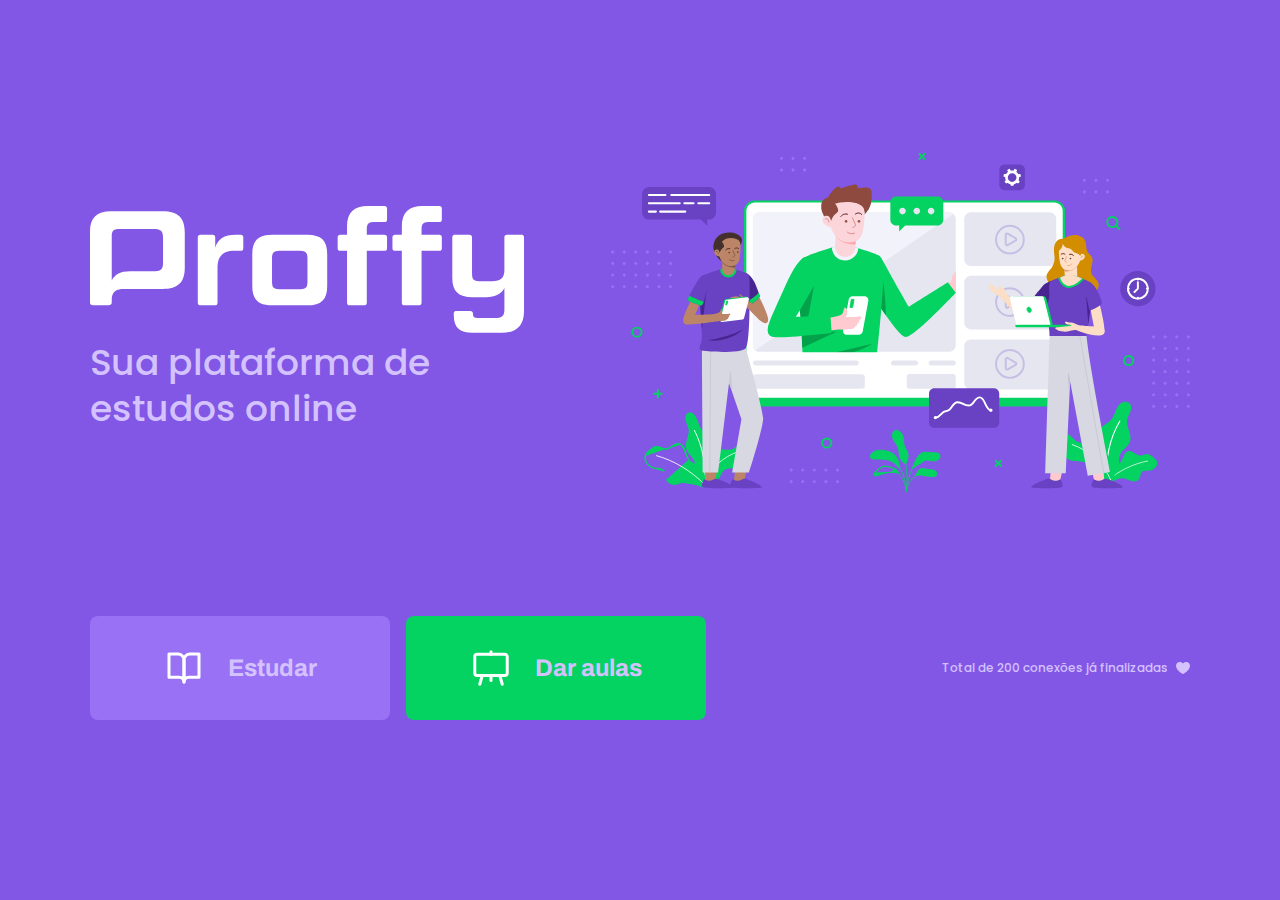
<file: index.html>
<!DOCTYPE html>
<html lang="pt-Br">
<head>
  <meta charset="UTF-8">
  <meta http-equiv="X-UA-Compatible" content="IE=edge">
  <meta name="viewport" content="width=device-width, initial-scale=1.0">
  <meta name="theme-color" content="#8257e5">
  <!-- Title -->
  <title>Proffy | Sua plataforma de estudos online</title>
  <!-- Favicon -->
  <link rel="shortcut icon" href="img/icons/favicon.png" type="image/png">
  <!-- Fonts -->
  <link rel="preconnect" href="https://fonts.googleapis.com">
  <link rel="preconnect" href="https://fonts.gstatic.com" crossorigin>
  <link href="https://fonts.googleapis.com/css2?family=Archivo:wght@400;700&family=Poppins:wght@400;600&display=swap" rel="stylesheet">
  <!-- css -->
  <link rel="stylesheet" href="./styles/main.css">
  <link rel="stylesheet" href="./styles/partials/page-landing.css">
</head>

<body id="page-landing">
  <main>
    <div id="container">
      <div class="logo-container">
        <img src="img/logo.svg" alt="logo Proffy">
        <h2>Sua plataforma de estudos online</h2>
      </div>

      <img class="hero-image" src="img/landing.svg" alt="Plataforma de esutdos">

      <div class="buttons-container">
        <a class="study" href="/study.html">
          <img src="img/study.svg" alt="Estudar">
          Estudar
        </a>
        <a class="give-classes" href="/give-classes.html">
          <img src="img/give-classes.svg" alt="Dar Aulas">
          Dar aulas
        </a>
      </div>

      <p class="total-connections">
        Total de 200 conexões já finalizadas
        <img src="img/heart.svg" alt="Coração roxo">
      </p>
    </div>
  </main>
</body>

</html>
</file>
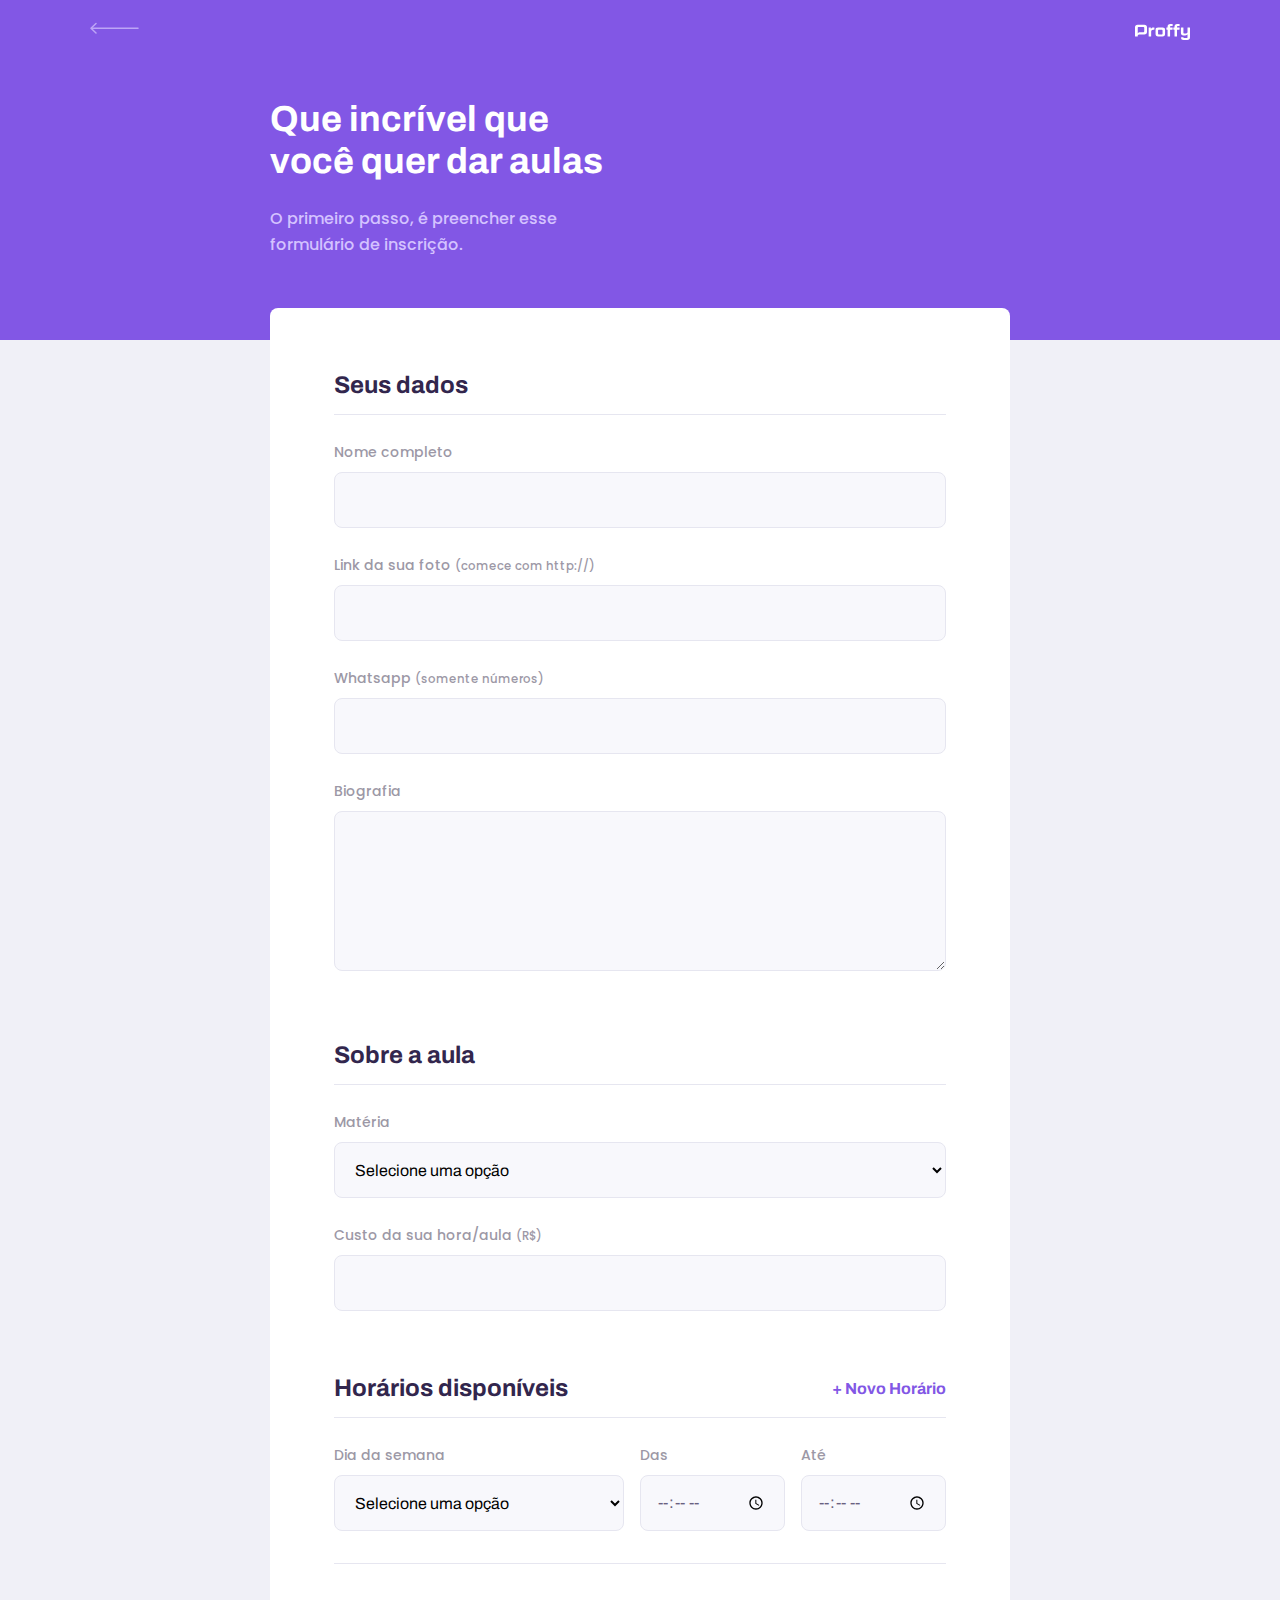
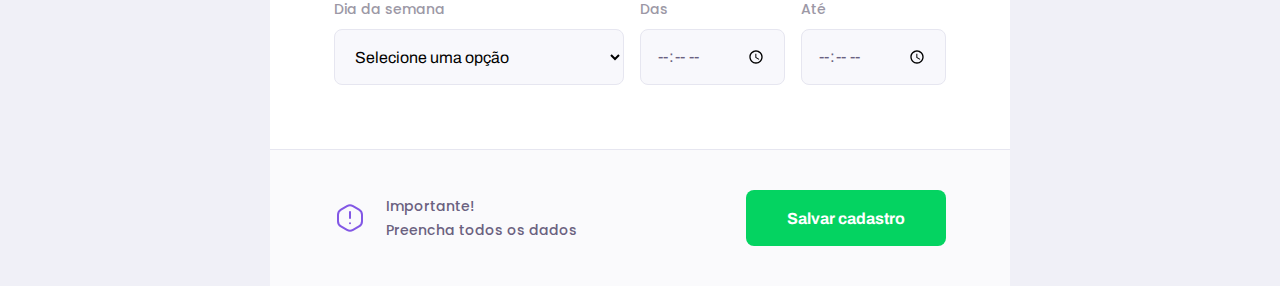
<file: give-classes.html>
<!DOCTYPE html>
<html lang="pt-Br">
<head>
  <meta charset="UTF-8">
  <meta http-equiv="X-UA-Compatible" content="IE=edge">
  <meta name="viewport" content="width=device-width, initial-scale=1.0">
  <meta name="theme-color" content="#8257e5">
  <title>Proffy | Sua plataforma de estudos online</title>
  <!-- Favicon -->
  <link rel="shortcut icon" href="img/icons/favicon.png" type="image/png">
  <!-- Fonts -->
  <link rel="preconnect" href="https://fonts.googleapis.com">
  <link rel="preconnect" href="https://fonts.gstatic.com" crossorigin>
  <link href="https://fonts.googleapis.com/css2?family=Archivo:wght@400;700&family=Poppins:wght@400;600&display=swap" rel="stylesheet">
  <!-- css -->
  <link rel="stylesheet" href="./styles/main.css">
  <link rel="stylesheet" href="./styles/partials/header.css">
  <link rel="stylesheet" href="./styles/partials/form.css">
  <link rel="stylesheet" href="./styles/partials/page-give-classes.css">
</head>

<body id="page-give-classes">
  
  <div id="container">
    <header class="page-header">
      
      <div class="top-bar-container">
        <a href="/">
          <img src="img/icons/back.svg" alt="Voltar">
        </a>
        <img src="img/logo.svg" alt="Proffy">
      </div>
      
      <div class="header-content">
        <strong>Que incrível que você quer dar aulas</strong>
        <p>O primeiro passo, é preencher esse formulário de inscrição.</p>
      </div>
      
    </header>

    <main>
      <form action="" id="create-class">
        <fieldset>
          <legend>Seus dados</legend>

          <div class="input-block">
            <label for="name">Nome completo</label>
            <input name="name" id="name" required>
          </div>

          <div class="input-block">
            <label for="avatar">Link da sua foto <small>(comece com http://)</small></label>
            <input name="avatar" id="avatar" type="url" required>
          </div>

          <div class="input-block">
            <label for="whatsapp">Whatsapp <small>(somente números)</small></label>
            <input name="whatsapp" id="whatsapp" type="number" required>
          </div>
          
          <div class="textarea-block">
            <label for="bio">Biografia</label>
            <textarea name="bio" id="bio" required></textarea>
          </div>
        </fieldset>

        <fieldset>
          <legend>Sobre a aula</legend>
          <div class="select-block">
            <label for="subject">Matéria</label>
            <select name="subject" id="subject" required>
              <option value="">Selecione uma opção</option>
              <option value="1">Artes</option>
              <option value="2">Biologia</option>
              <option value="3">Ciências</option>
              <option value="4">Educação Física</option>
              <option value="5">Física</option>
              <option value="6">Geografia</option>
              <option value="7">História</option>
              <option value="8">Matemática</option>
              <option value="9">Português</option>
              <option value="10">Química</option>
            </select>
          </div>

          <div class="input-block">
            <label for="cost">Custo da sua hora/aula <small>(R$)</small></label>
            <input name="cost" id="cost" type="number">
          </div>
        </fieldset>

        <fieldset id="schedule-items">
          <legend>
            Horários disponíveis
            <button id="add-time">+ Novo Horário</button>
          </legend>

          <div class="schedule-item">
            <div class="select-block">
              <label for="weekday">Dia da semana</label>
              <select name="weekday[]" required>
                <option value="">Selecione uma opção</option>
                <option value="0">Domingo</option>
                <option value="1">Segunda-feira</option>
                <option value="2">Terça-feira</option>
                <option value="3">Quarta-feira</option>
                <option value="4">Quinta-feira</option>
                <option value="5">Sexta-feira</option>
                <option value="6">Sábado</option>
              </select>
            </div>

            <div class="input-block">
              <label for="time_from">Das</label>
              <input type="time" name="time_from[]" required>
            </div>

            <div class="input-block">
              <label for="time_to">Até</label>
              <input type="time" name="time_to[]" required>
            </div>
          </div>

          <div class="schedule-item">
            <div class="select-block">
              <label for="weekday">Dia da semana</label>
              <select name="weekday[]" required>
                <option value="">Selecione uma opção</option>
                <option value="0">Domingo</option>
                <option value="1">Segunda-feira</option>
                <option value="2">Terça-feira</option>
                <option value="3">Quarta-feira</option>
                <option value="4">Quinta-feira</option>
                <option value="5">Sexta-feira</option>
                <option value="6">Sábado</option>
              </select>
            </div>

            <div class="input-block">
              <label for="time_from">Das</label>
              <input type="time" name="time_from[]" required>
            </div>

            <div class="input-block">
              <label for="time_to">Até</label>
              <input type="time" name="time_to[]" required>
            </div>
          </div>
        </fieldset>
      </form>

      <footer>
        <p>
          <img src="img/icons/warning.svg" alt="Aviso importante">
          Importante! <br>Preencha todos os dados
        </p>
        <button type="submit" form="create-class">Salvar cadastro</button>
      </footer>
    </main>
  </div>
</body>

</html>
</file>
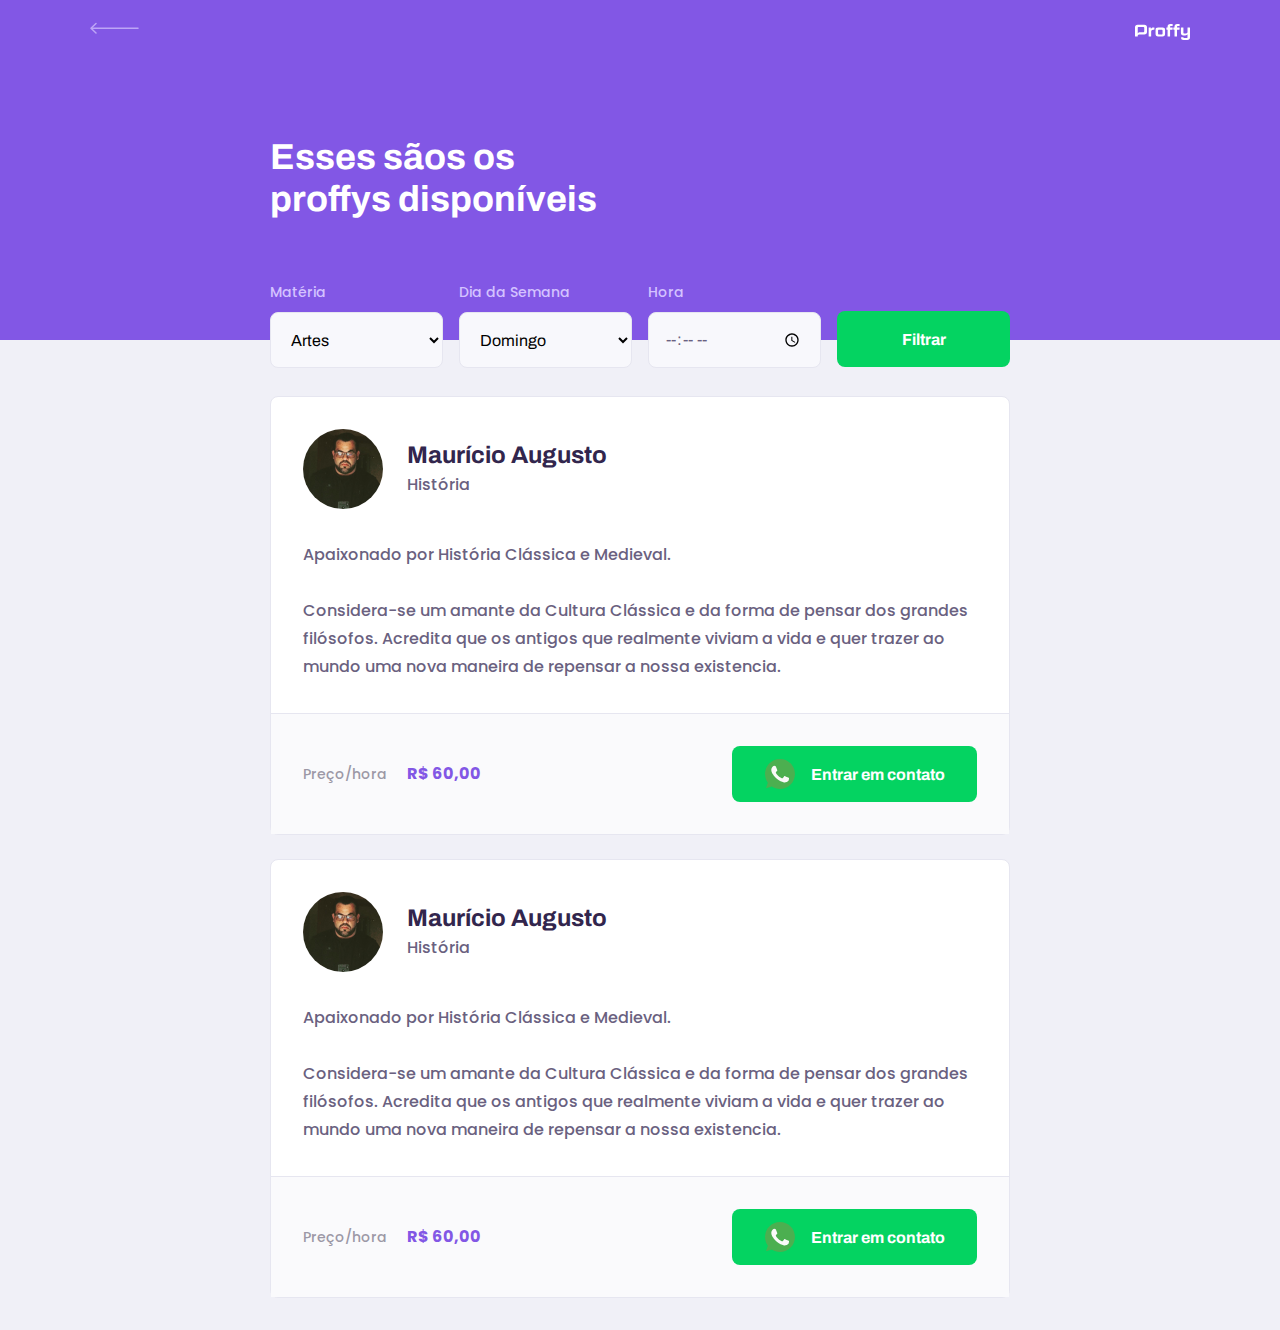
<file: study.html>
<!DOCTYPE html>
<html lang="pt-Br">
<head>
  <meta charset="UTF-8">
  <meta http-equiv="X-UA-Compatible" content="IE=edge">
  <meta name="viewport" content="width=device-width, initial-scale=1.0">
  <title>Proffy | Sua plataforma de estudos online</title>
  <!-- Fonts -->
  <link rel="preconnect" href="https://fonts.googleapis.com">
  <link rel="preconnect" href="https://fonts.gstatic.com" crossorigin>
  <link href="https://fonts.googleapis.com/css2?family=Archivo:wght@400;700&family=Poppins:wght@400;600&display=swap" rel="stylesheet">
  <!-- css -->
  <link rel="stylesheet" href="./styles/main.css">
  <link rel="stylesheet" href="./styles/partials/header.css">
  <link rel="stylesheet" href="./styles/partials/form.css">
  <link rel="stylesheet" href="./styles/partials/page-study.css">
</head>

<body id="page-study">
  
  <div id="container">
    <header class="page-header">
      
      <div class="top-bar-container">
        <a href="/">
          <img src="img/icons/back.svg" alt="Voltar">
        </a>
        <img src="img/logo.svg" alt="Proffy">
      </div>
      
      <div class="header-content">
        <strong>Esses sãos os proffys disponíveis</strong>

        <form id="search-teachers">

          <div class="select-block">
            <label for="subject">Matéria</label>
            <select name="subject" id="subject">
              <option value="" disabled="" hidden="">Selecione uma opção</option>
              <option value="1">Artes</option>
              <option value="2">Biologia</option>
              <option value="3">Ciências</option>
              <option value="4">Educação Física</option>
              <option value="5">Física</option>
              <option value="6">Geografia</option>
              <option value="7">História</option>
              <option value="8">Matemática</option>
              <option value="9">Português</option>
              <option value="10">Química</option>
            </select>
          </div>

          <div class="select-block">
            <label for="weekday">Dia da Semana</label>
            <select name="weekday" id="weekday">
              <option value="" disabled="" hidden="">Selecione uma opção</option>
              <option value="0">Domingo</option>
              <option value="1">Segunda-feira</option>
              <option value="2">Terça-feira</option>
              <option value="3">Quarta-feira</option>
              <option value="4">Quinta-feira</option>
              <option value="5">Sexta-feira</option>
              <option value="6">Sábado</option>
            </select>
          </div>

          <div class="input-block">
            <label for="time">Hora</label>
            <input type="time" id="time" type="time" >
          </div>

          <button type="submit">Filtrar</button>

        </form>
      </div>
      
    </header>

    <main>
      <article class="teacher-item">
        <header>
          <img src="img/mauricio.jpg" alt="Maurício Augusto">
          <div>
            <strong>Maurício Augusto</strong>
            <span>História</span>
          </div>
        </header>
        <p>
          Apaixonado por História Clássica e Medieval. <br><br>
          Considera-se um amante da Cultura Clássica e da forma de pensar dos grandes filósofos. Acredita que os antigos que realmente viviam a vida e quer trazer ao mundo uma nova maneira de repensar a nossa existencia. 
        </p>
        <footer>
          <p>Preço/hora <strong>R$ 60,00</strong></p>
          <button type="button">
            <img src="img/icons/whats-icon.svg" alt="whatsapp">
            Entrar em contato
          </button>
        </footer>
      </article>

      <article class="teacher-item">
        <header>
          <img src="img/mauricio.jpg" alt="Maurício Augusto">
          <div>
            <strong>Maurício Augusto</strong>
            <span>História</span>
          </div>
        </header>
        <p>
          Apaixonado por História Clássica e Medieval. <br><br>
          Considera-se um amante da Cultura Clássica e da forma de pensar dos grandes filósofos. Acredita que os antigos que realmente viviam a vida e quer trazer ao mundo uma nova maneira de repensar a nossa existencia. 
        </p>
        <footer>
          <p>Preço/hora <strong>R$ 60,00</strong></p>
          <button type="button">
            <img src="img/icons/whats-icon.svg" alt="whatsapp">
            Entrar em contato
          </button>
        </footer>
      </article>
    </main>
  </div>
</body>

</html>
</file>
<file: styles/main.css>
:root{
  /* colors */
    --color-background: #F0F0F7; 
    --color-primary-lighter: #9871F5;
    --color-primary-light: #916BEA;
    --color-primary: #8257E5;
    --color-primary-dark: #774DD6;
    --color-primary-darker: #6842c2;
    --color-secondary: #04D361;
    --color-secondary-dark: #04BF58;
    --color-title-in-primary: #FFFFFF;
    --color-text-in-primary: #D4C2FF;
    --color-text-title: #32264D;
    --color-text-complement: #9C98A6;
    --color-text-base: #6A6180;
    --color-line-in-white: #E6E6F0;
    --color-input-background: #F8F8FC;
    --color-button-text: #FFFFFF;
    --color-box-base: #FFFFFF;
    --color-box-footer: #FAFAFC;
    --color-small-info: #C1BCCC;

    /* font size */
    font-size: 60%;
}

*{
  margin: 0;
  padding: 0;
  box-sizing: border-box;
}

html, body{
  height: 100vh;
}

body{
  background: var(--color-background);
  display: flex;
  align-items: center;
  justify-content: center;
}

body, 
input,
button, 
textarea{
  font: 500 1.6rem Poppins;
  color: var(--color-text-base);
}

#container{
  width: 90vw;
  max-width: 700px;
}

@media (min-width: 700px){
  :root{
    font-size: 62.5%;
  }
}
</file>
<file: styles/partials/page-landing.css>
#page-landing{
  background: var(--color-primary);
}

#page-landing #container{
  color: var(--color-text-in-primary);
}

.logo-container img{
  height: 10rem;
}

.logo-container{
  text-align: center;
  margin-bottom: 3.2rem;
}

.logo-container h2{
  font-size: 3.6rem;
  font-weight: 500;
  line-height: 4.6rem;
  margin-bottom: 0.8rem;
}

.hero-image{
  width: 100%;
}

.buttons-container{
  display: flex;
  justify-content: center;
  margin: 3.2rem 0;
}

.buttons-container a{
  width: 30rem;
  height: 10.4rem;
  display: flex;
  align-items: center;
  justify-content: center;
  margin-right: 1.6rem;
  font: 700 2.4rem Archivo;
  color: var(--color-buton-text);
  text-decoration: none;
  border-radius: 0.8rem;
  transition: background .2s;
}

.buttons-container a img{
  width: 4rem;
  margin-right: 2.4rem;
}

.buttons-container a.study{
  background: var(--color-primary-lighter);
}

.buttons-container a.study:hover{
  background: var(--color-primary-light);
}

.buttons-container a.give-classes{
  background: var(--color-secondary);
  margin-right: 0;
}

.buttons-container a.give-classes:hover{
  background: var(--color-secondary-dark);
}

.total-connections{
  font-size: 1.8rem;
  display: flex;
  align-items: center;
  justify-content: center;
}

.total-connections img{
  margin-left: 0.8rem;
}

@media (max-width: 699px){
  :root{
    font-size: 40%;
  }
}

@media (min-width: 1100px){
  #page-landing #container{
    max-width: 1100px;
    display: grid;
    grid-template-columns: 2fr 1fr 2fr;
    grid-template-rows: 350px 1fr;
    grid-template-areas: 
    "proffy image image"
    "button button texting";
    column-gap: 87px;
    row-gap: 86px;
  }

  .logo-container{
    grid-area: proffy;
    text-align: initial;
    align-self: center;
    margin: 0;
  } 

  .logo-container img{
    height: 127px;
  }

  .hero-image{
    grid-area: image;
    height: 350px;
  }

  .buttons-container{
    grid-area: button;
    justify-content: flex-start;
  }

  .total-connections{
    grid-area: texting;
    justify-self: end;
    font-size: 12px;
  }
}
</file>
<file: styles/partials/header.css>
.page-header{
  background: var(--color-primary);
  display: flex;
  flex-direction: column;
}

.page-header .top-bar-container{
  width: 90%;
  margin: 0 auto; 
  padding: 1.6rem 0;
  display: flex;
  align-items: center;
  justify-content: space-between;
}

.page-header	.top-bar-container a{
  height: 3.2rem;
  transition: opacity 0.2s;
}

.page-header .top-bar-container a:hover{
  opacity: 0.6;
}

.page-header .top-bar-container > img{
  height: 1.6rem;
}

.page-header .header-content{
  width: 90%;
  margin: 3.2rem auto;
  position: relative;
}

.page-header .header-content strong{
  font: 700 3.6rem Archivo;
  line-height: 4.2rem;
  color: var(--color-title-in-primary);
}

.page-header .header-content p{
  max-width: 30rem;
  font-size: 1.6rem;
  line-height: 2.6rem;
  color: var(--color-text-in-primary);
  margin-top: 2.4rem;
}


@media (min-width: 700px){

  .page-header{
    height: 340px;
  }

  .page-header .top-bar-container{
    max-width: 1100px;
  }

  .page-header .header-content{
    max-width: 740px;
    margin: 0 auto;
    flex: 1 1;
    padding-bottom: 48px;
    display: flex;
    flex-direction: column;
    justify-content: center;
  }

  .page-header .header-content strong{
    max-width: 350px;
  }
}
</file>
<file: styles/partials/form.css>
.select-block label,
.input-block label,
.textarea-block label{
  font-size: 1.4rem;
  color: var(--color-text-complement);
}


.input-block input,
.select-block select,
.textarea-block textarea{
  width: 100%;
  height: 5.6rem;
  margin-top: 0.8rem;
  border-radius: 0.8rem;
  background: var(--color-input-background);
  border: 1px solid var(--color-line-in-white);
  outline: 0;
  padding: 0 1.6rem;
  font: 1.6rem Archivo;
}

.textarea-block textarea{
  padding: 1.2rem 1.6rem;
  height: 16rem;
  resize: vertical;
}

.input-block,
.textarea-block{
  position: relative;
}

.input-block:focus-within::after
.textarea-block:focus-within::after{
  content: "";
  width: calc(100%-3.2rem);
  height: 2px;
  background: var(--color-primary-light);
  position: absolute;
  left: 1.6rem;
  right: 1.6rem;
  bottom: 0;
}
</file>
<file: styles/partials/page-give-classes.css>
#page-give-classes #container{
  width: 100vw;
  height: 100vh;
}

#page-give-classes .page-header .header-content{
  margin-bottom: 6.4rem;
}

#page-give-classes main{
  background: var(--color-box-base);
  width: 100%;
  max-width: 74rem;
  border-radius: .8rem;
  margin: -3.2rem auto 3.2rem;
  padding-top: 6.4rem;
}

#page-give-classes fieldset{
  border: none;
  padding: 0 2.4rem;
}

#page-give-classes fieldset legend{
  font: 700 2.4rem Archivo;
  color: var(--color-text-title);
  margin-bottom: 2.4rem;
  display: flex;
  align-items: center;
  justify-content: space-between;
  width: 100%;
  padding-bottom: 1.6rem;
  border-bottom: 1px solid var(--color-line-in-white);
}

#page-give-classes fieldset legend button{
  background: none;
  border: 0;
  color: var(--color-primary);
  font: 700 1.6rem Archivo;
  cursor: pointer;
  transition: 0.2;
}

#page-give-classes fieldset legend button:hover{
  color: var(--color-primary-dark);
}

#page-give-classes fieldset+fieldset{
  margin-top: 6.4rem;
}

#page-give-classes .input-block+.input-block,
#page-give-classes .input-block+.textarea-block,
#page-give-classes .select-block+.input-block{
  margin-top: 2.4rem;
}

#page-give-classes main footer{
  padding: 4rem 2.4rem;
  background: var(--color-box-footer);
  border-top: 1px solid var(--color-line-in-white);
  margin-top: 6.4rem;
}

#page-give-classes main footer p{
  display: flex;
  align-items: center;
  justify-content: center;
  font-size: 1.4rem;
  line-height: 2.4rem;
  color: var(--colot-text-complement);
}

#page-give-classes main footer p img{
  margin-right: 2rem;
}

#page-give-classes main footer button{
  width: 100%;
  height: 5.6rem;
  background: var(--color-secondary);
  color: var(--color-button-text);
  border: 0;
  border-radius: .8rem;
  cursor: pointer;
  font: 700 1.6rem Archivo;
  align-items: center;
  justify-content: center;
  text-decoration: none;
  transition: .2s;
  margin-top: 3.2rem;
}

#page-give-classes main footer button:hover{
  background: var(--color-secondary-dark);
}

.schedule-item+.schedule-item{
  margin-top: 3.2rem;
  padding-top: 3.2rem;
  border-top: 1px solid var(--color-line-in-white);
}

@media (min-width: 700px){
  #page-give-classes #container{
    max-width: 100vw;
  }

  #page-give-classes .page-header .header-content{
    margin-bottom: 0;
  }

  #page-give-classes main fieldset{
    padding: 0 64px;
  }

  .schedule-item{
    display: grid;
    grid-template-columns: 2fr 1fr 1fr;
    column-gap: 1.6rem;
  }
  
  #page-give-classes #schedule-items .select-block+.input-block,
  #page-give-classes #schedule-items .input-block+.input-block{
    margin-top: 0 ;
  }

  #page-give-classes main footer{
    padding: 40px 64px;
    display: flex;
    align-items: center;
    justify-content: space-between;
  }

  #page-give-classes main footer button{
    margin-top: 0;
    width: 200px;
  }
}
</file>
<file: styles/partials/page-study.css>
#page-study #container{
  width: 100vw;
  height: 100vh;
}

#search-teachers{
  margin-top: 3.2rem;
}

#search-teachers label{
  color: var(--color-text-in-primary);
}

#search-teachers .select-block{
  margin-bottom: 1.4rem;
}

#search-teachers button{
  width: 100%;
  height: 5.6rem;
  font: 700 1.6rem Archivo;
  border: 0;
  border-radius: .8rem;
  cursor: pointer;
  display: flex;
  justify-content: center;
  align-items: center;
  transition: background 0.2s;
  margin-top: 3.2rem;
  color: var(--color-button-text);
  background: var(--color-secondary);
}

#search-teachers button:hover{
  background: var(--color-secondary-dark);
}

#page-study main{
  margin: 3.2rem auto;
  width: 90%;
}

.teacher-item{
  background: var(--color-box-base);
  border: 1px solid var(--color-line-in-white);
  border-radius: 0.8rem;
  margin-top: 2.4rem;
}

.teacher-item header{
  padding: 3.2rem 2rem;
  display: flex;
  align-items: center;
}

.teacher-item img{
  width: 8rem;
  height: 8rem;
  border-radius: 50%;
}

.teacher-item header div{
  margin-left: 2.4rem;
}

.teacher-item header strong{
  font: 700 2.4rem Archivo;
  display: block;
  color: var(--color-text-title);
}

.teacher-item header div span{
  font-size: 1.6rem;
  display: block;
  margin-top: .4rem;
}

.teacher-item > p{
  padding: 0 2rem;
  font-size: 1.6rem;
  line-height: 2.8rem;
}

.teacher-item footer{
  padding: 3.2rem 2rem;
  background: var(--color-box-footer);
  border-top: 1px solid var(--color-line-in-white);
  margin-top: 3.2rem;
  display: flex;
  justify-content: space-between;
  align-items: center;
}

.teacher-item footer p{
  font-size: 1.4rem;
  line-height: 2.4rem;
  color: var(--color-text-complement);
}

.teacher-item footer p strong{
  font-size: 1.6rem;
  color: var(--color-primary);
  display: block;
}

.teacher-item footer button{
  width: 20rem;
  height: 5.6rem;
  background: var(--color-secondary);
  color: var(--color-button-text);
  border: 0;
  border-radius: .8rem;
  cursor: pointer;
  font: 700 1.4rem Archivo;
  display: flex;
  align-items: center;
  justify-content: space-evenly;
  text-decoration: none;
  transition: background 0.2s;
  margin-left: 1.6rem;
}

.teacher-item footer button img{
  width: 3rem;
}

.teacher-item footer button:hover{
  background: var(--color-secondary-dark);
}

@media (min-width: 700px){
  #page-study #container{
    max-width: 100vw;
  }

  .page-header{
    height: 340px;
  }

  .page-header .top-bar-container{
    max-width: 1100px;
  }

  .page-header .header-content{
    max-width: 740px;
    margin: 0 auto;
    flex: 1 1;
    padding-bottom: 48px;
    display: flex;
    flex-direction: column;
    justify-content: center;
  }

  .page-header .header-content strong{
    max-width: 350px;
  }

  .teacher-item header,
  .teacher-item footer{
    padding: 32px;
  }

  #search-teachers{
    display: grid;
    grid-template-columns: repeat(4, 1fr);
    gap: 16px;
    position: absolute;
    bottom: -28px;
  }

  #page-study main{
    padding: 32px 0;
    max-width: 740px;
    margin: 0 auto;
  }

  #search-teachers .select-block{
    margin-bottom: 0;
  }

  .teacher-item footer p strong{
    display: initial;
    margin-left: 16px;
  }

  .teacher-item > p{
    padding: 0 32px;
  }

  .teacher-item footer button{
    width: 245px;
    font-size: 16px;
    justify-content: center;
  }

  .teacher-item footer button img{
    margin-right: 16px;
  }

}
</file>
